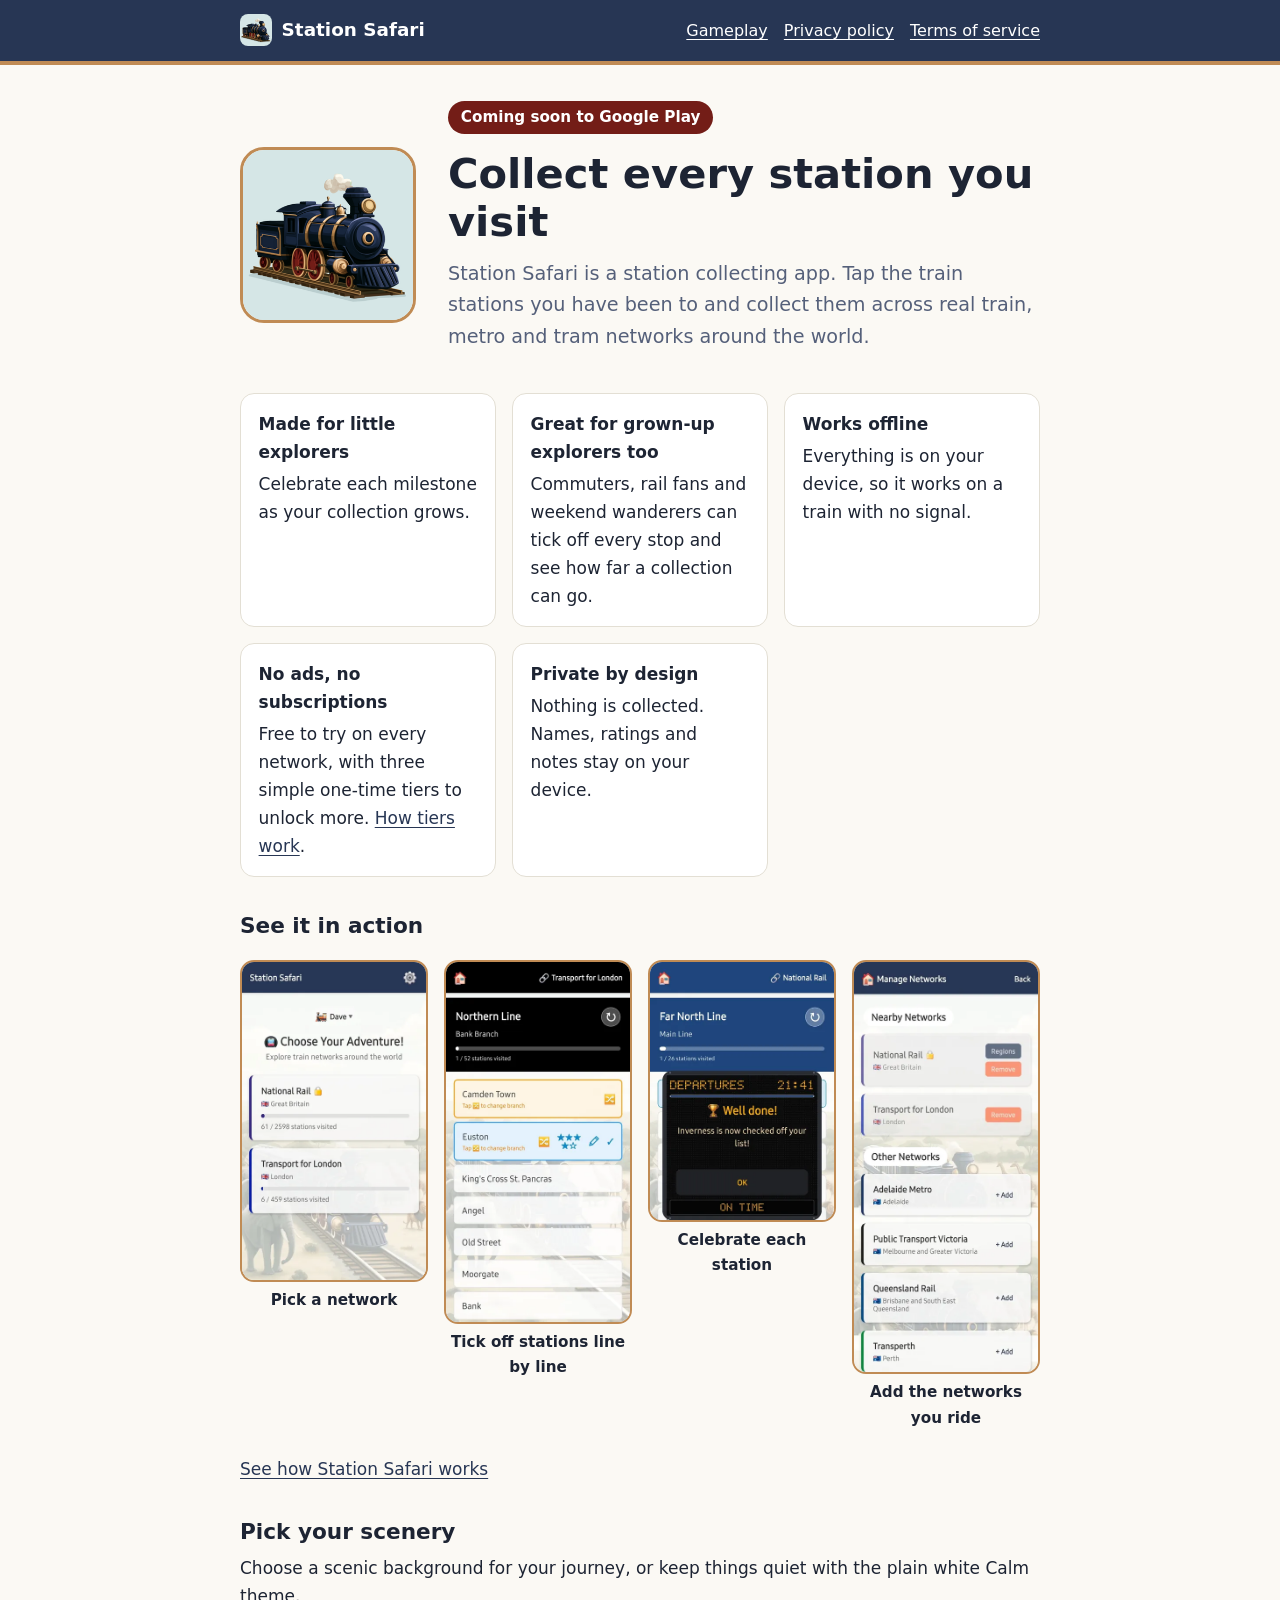
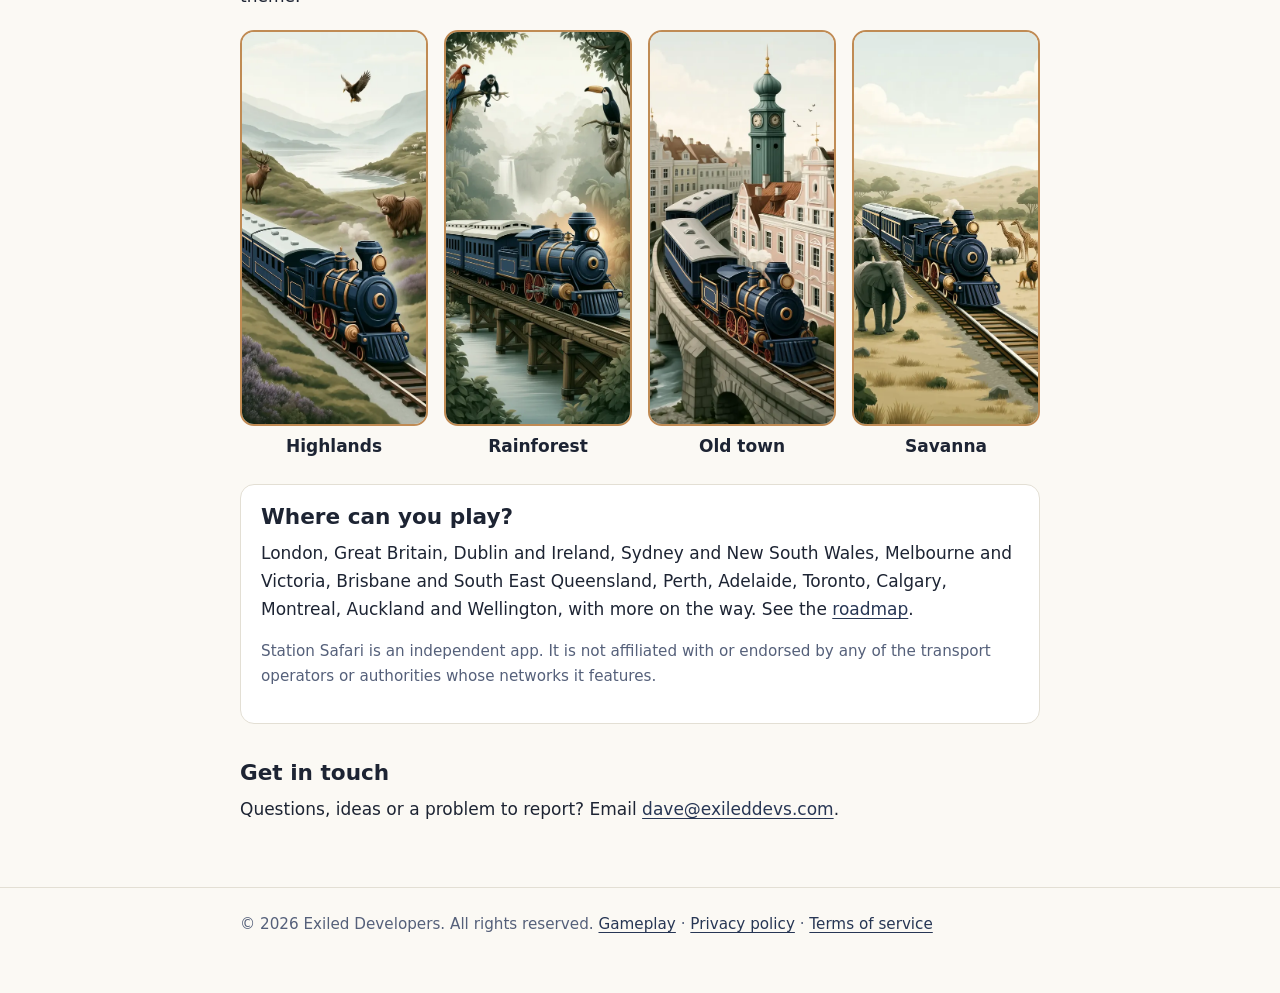
<file: index.html>
<!doctype html>
<html lang="en-AU">
<head>
<meta charset="utf-8">
<meta name="viewport" content="width=device-width, initial-scale=1">
<title>Station Safari</title>
<meta name="description" content="Station Safari is an offline app for collecting the train stations you visit, across real train, metro and tram networks. No ads, no subscriptions, no data collection.">
<meta name="theme-color" content="#273654">
<link rel="icon" type="image/png" href="/images/favicon.png">
<link rel="apple-touch-icon" href="/images/apple-touch-icon.png">
<link rel="stylesheet" href="/style.css">
</head>
<body>
<header class="site">
    <div class="wrap">
        <a class="brand" href="/"><img src="/images/favicon.png" alt="" width="32" height="32">Station Safari</a>
        <nav aria-label="Main"><a href="/gameplay/">Gameplay</a><a href="/privacy/">Privacy policy</a><a href="/terms/">Terms of service</a></nav>
    </div>
</header>
<main>
<div class="wrap">
    <section class="hero">
        <img class="logo" src="/images/logo.png" alt="A navy blue steam train with gold bands and red wheels" width="320" height="320">
        <div>
            <p><span class="badge">Coming soon to Google Play</span></p>
            <h1>Collect every station you visit</h1>
            <p class="lead">Station Safari is a station collecting app. Tap the train stations you have been to and collect them across real train, metro and tram networks around the world.</p>
        </div>
    </section>

    <ul class="grid">
        <li><strong>Made for little explorers</strong>Celebrate each milestone as your collection grows.</li>
        <li><strong>Great for grown-up explorers too</strong>Commuters, rail fans and weekend wanderers can tick off every stop and see how far a collection can go.</li>
        <li><strong>Works offline</strong>Everything is on your device, so it works on a train with no signal.</li>
        <li><strong>No ads, no subscriptions</strong>Free to try on every network, with three simple one-time tiers to unlock more. <a href="/gameplay/#tiers">How tiers work</a>.</li>
        <li><strong>Private by design</strong>Nothing is collected. Names, ratings and notes stay on your device.</li>
    </ul>

    <h2>See it in action</h2>
    <ul class="shots">
        <li><img src="/images/shot-home.webp" alt="The home screen, Choose Your Adventure, with National Rail and Transport for London cards showing progress bars" width="420" height="724" loading="lazy"><span>Pick a network</span></li>
        <li><img src="/images/shot-line.webp" alt="The Northern Line station list with some stations ticked, star ratings and a progress bar" width="420" height="820" loading="lazy"><span>Tick off stations line by line</span></li>
        <li><img src="/images/shot-departures.webp" alt="A departures board style celebration saying Well done, Inverness is now checked off your list" width="420" height="587" loading="lazy"><span>Celebrate each station</span></li>
        <li><img src="/images/shot-networks.webp" alt="The Manage Networks screen with National Rail and Transport for London added at the top, and Adelaide Metro, Public Transport Victoria, Queensland Rail and Transperth listed to add" width="420" height="935" loading="lazy"><span>Add the networks you ride</span></li>
    </ul>
    <p><a href="/gameplay/">See how Station Safari works</a></p>

    <h2>Pick your scenery</h2>
    <p>Choose a scenic background for your journey, or keep things quiet with the plain white Calm theme.</p>
    <ul class="themes">
        <li><img src="/images/theme-highlands.webp" alt="A steam train passing a stag, a highland cow and an eagle in a misty glen" width="480" height="1011" loading="lazy"><span>Highlands</span></li>
        <li><img src="/images/theme-rainforest.webp" alt="A steam train crossing a wooden bridge in a rainforest with a parrot, a monkey, a toucan and a sloth" width="480" height="1011" loading="lazy"><span>Rainforest</span></li>
        <li><img src="/images/theme-old-town.webp" alt="A steam train crossing a stone bridge past pastel buildings and a green clock tower" width="480" height="1011" loading="lazy"><span>Old town</span></li>
        <li><img src="/images/theme-savanna.webp" alt="A steam train on the savanna with elephants, giraffes, a rhino and a lion" width="480" height="1011" loading="lazy"><span>Savanna</span></li>
    </ul>

    <div class="card">
        <h2>Where can you play?</h2>
        <p>London, Great Britain, Dublin and Ireland, Sydney and New South Wales, Melbourne and Victoria, Brisbane and South East Queensland, Perth, Adelaide, Toronto, Calgary, Montreal, Auckland and Wellington, with more on the way. See the <a href="/gameplay/#roadmap">roadmap</a>.</p>
        <p class="small">Station Safari is an independent app. It is not affiliated with or endorsed by any of the transport operators or authorities whose networks it features.</p>
    </div>

    <h2>Get in touch</h2>
    <p>Questions, ideas or a problem to report? Email <a href="mailto:dave@exileddevs.com">dave@exileddevs.com</a>.</p>
</div>
</main>
<footer class="site">
    <div class="wrap">
        <p>&copy; 2026 Exiled Developers. All rights reserved. <a href="/gameplay/">Gameplay</a> &middot; <a href="/privacy/">Privacy policy</a> &middot; <a href="/terms/">Terms of service</a></p>
    </div>
</footer>
</body>
</html>
</file>
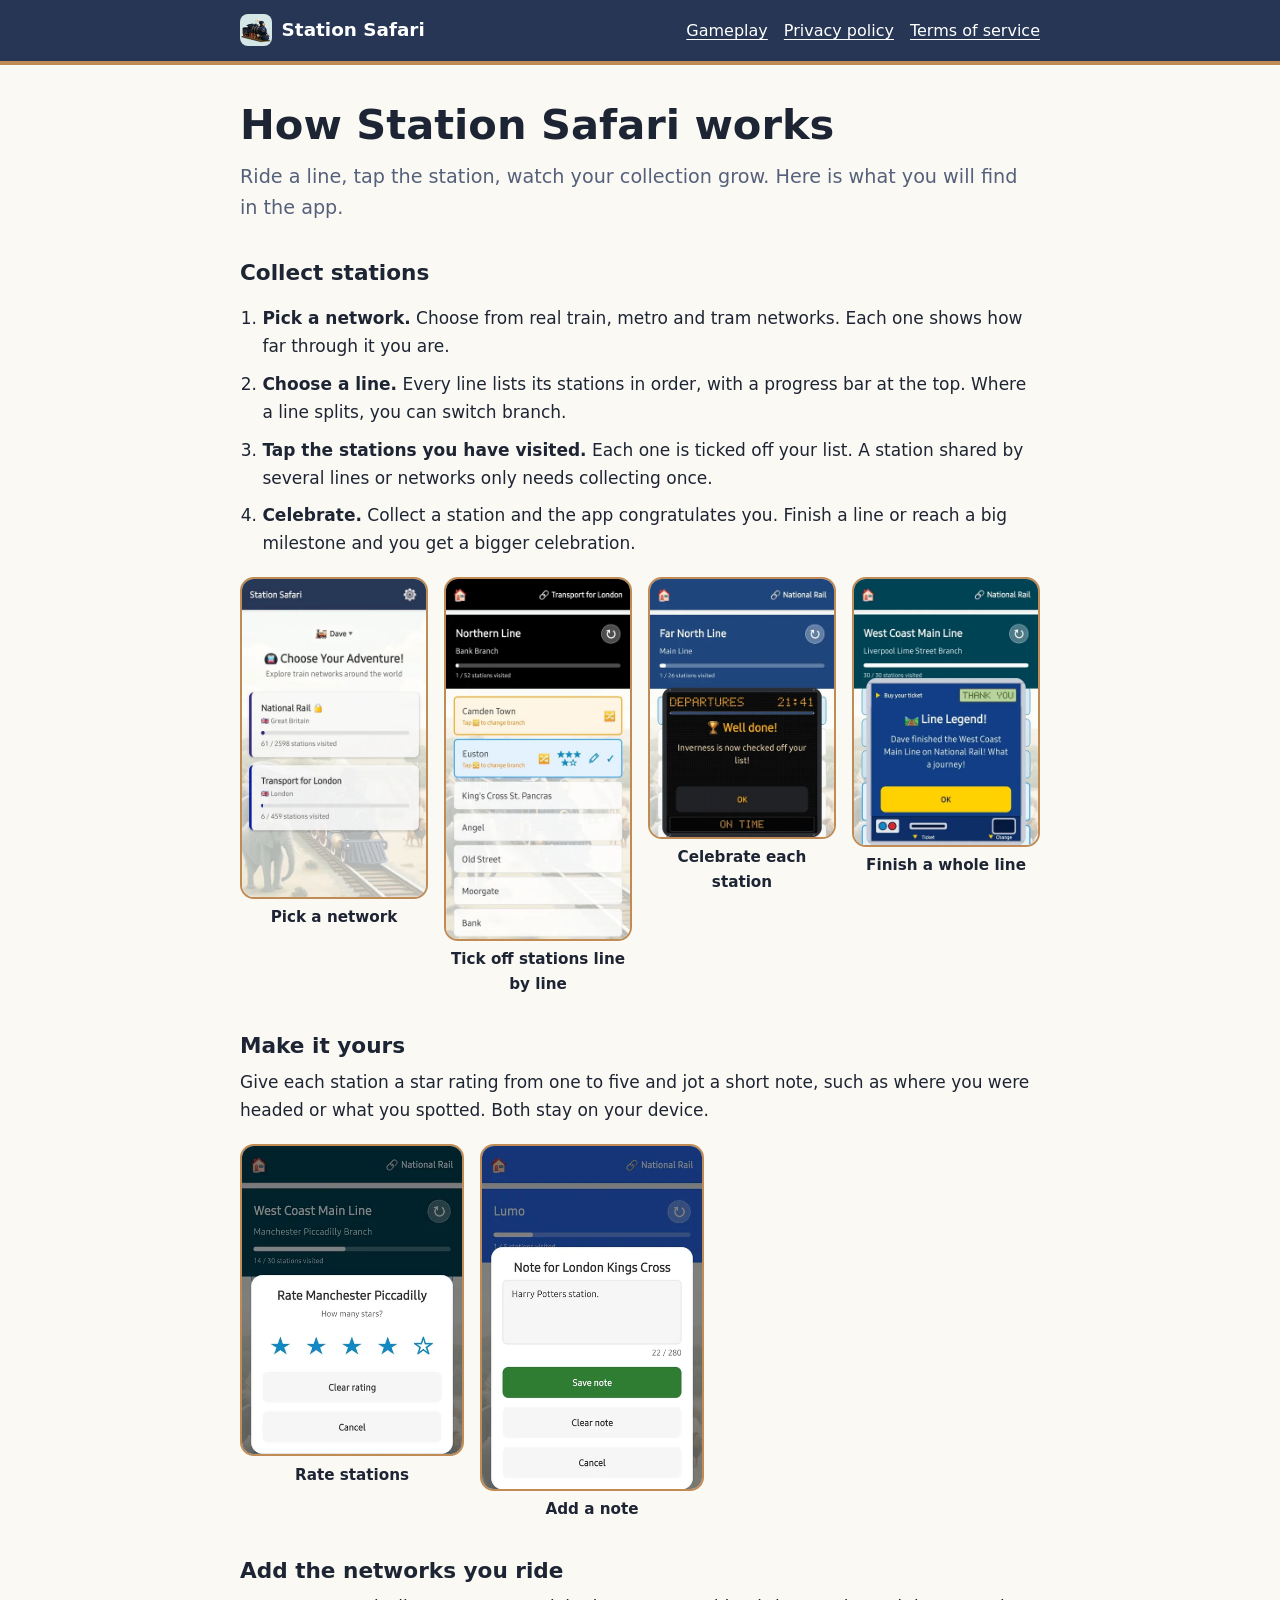
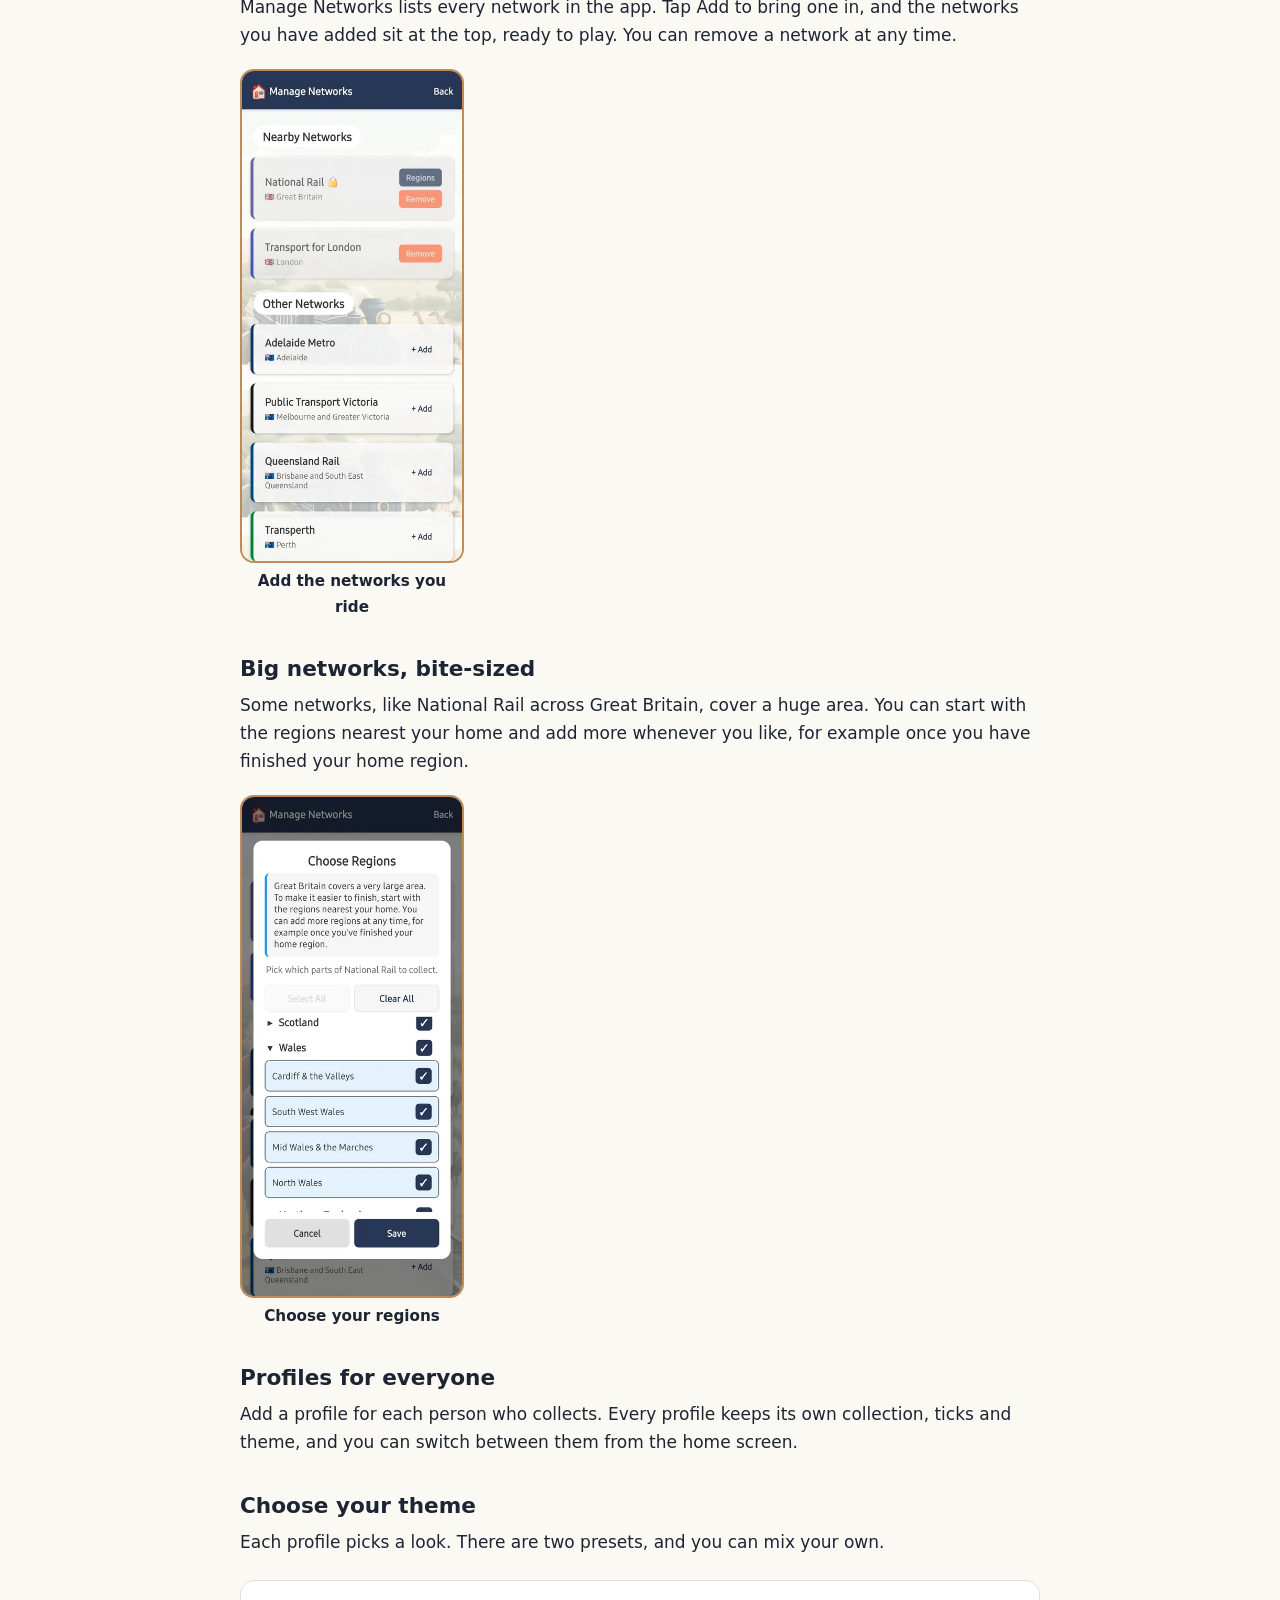
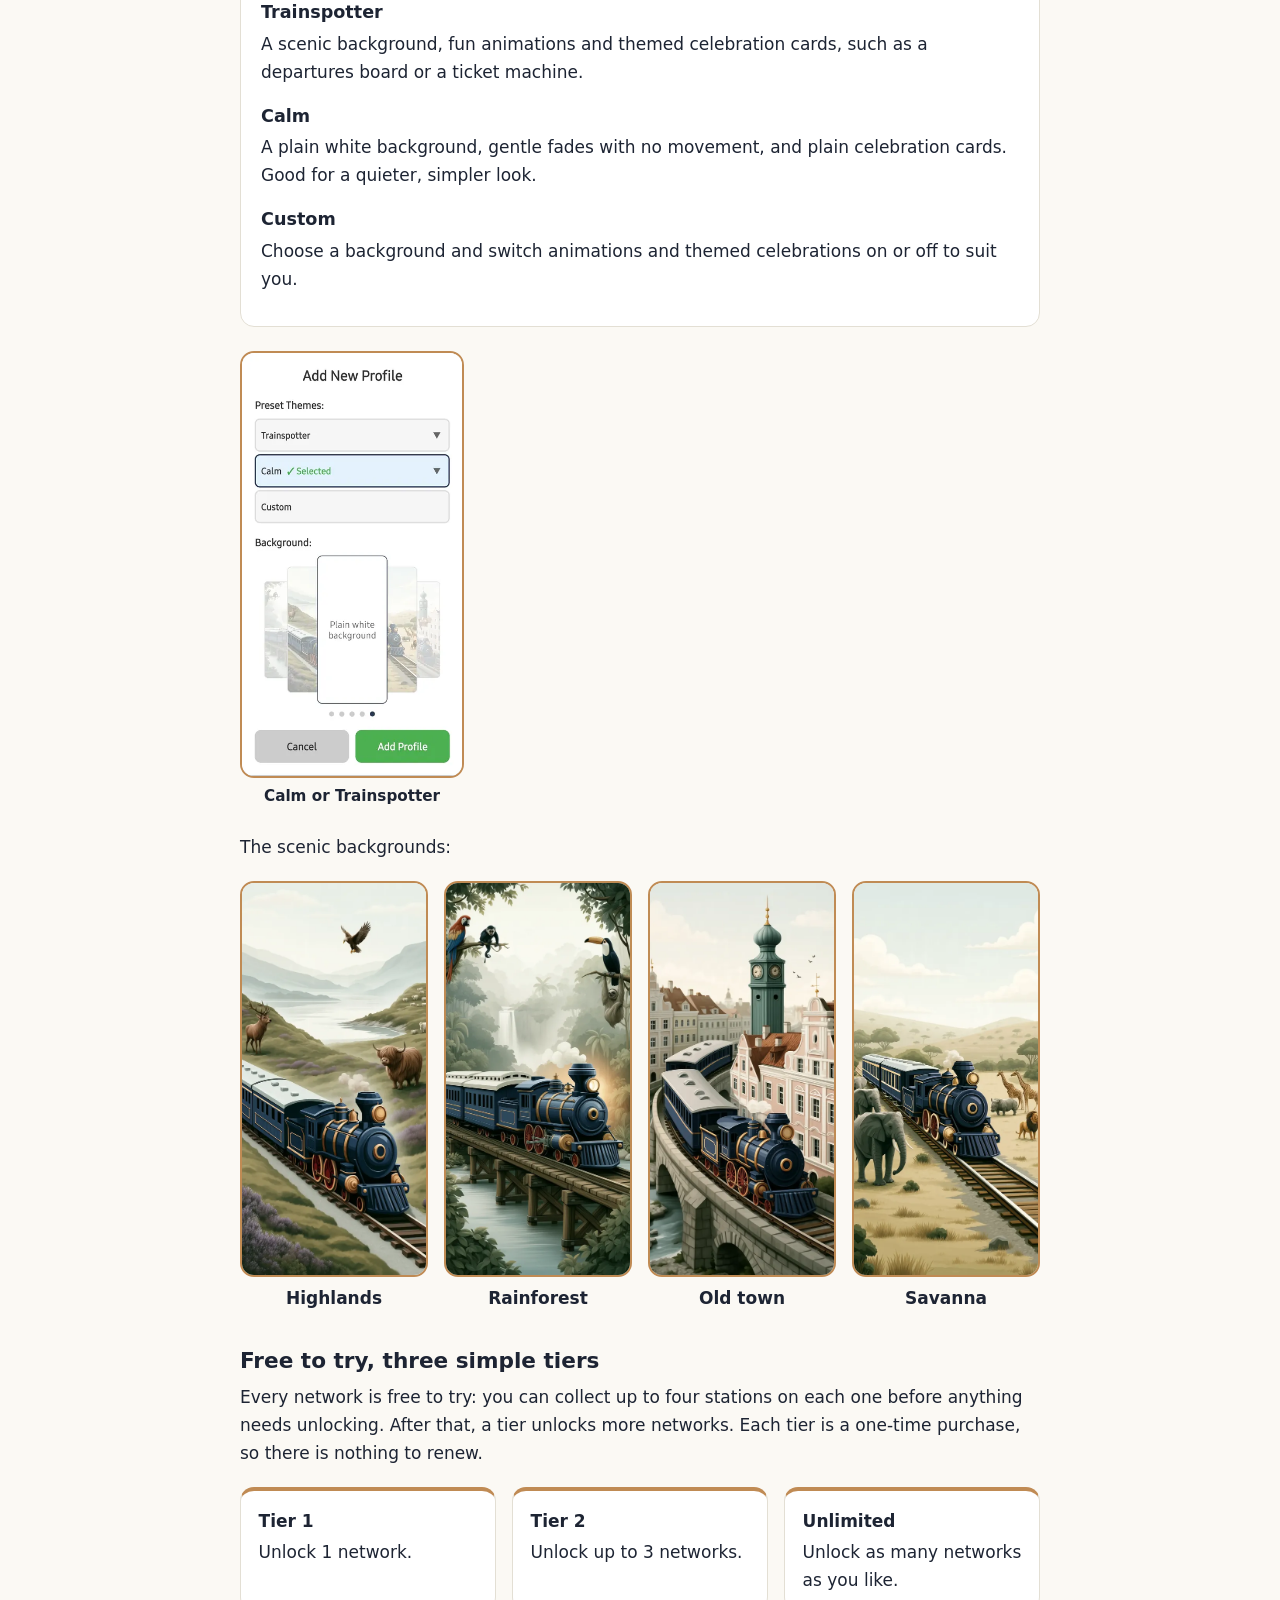
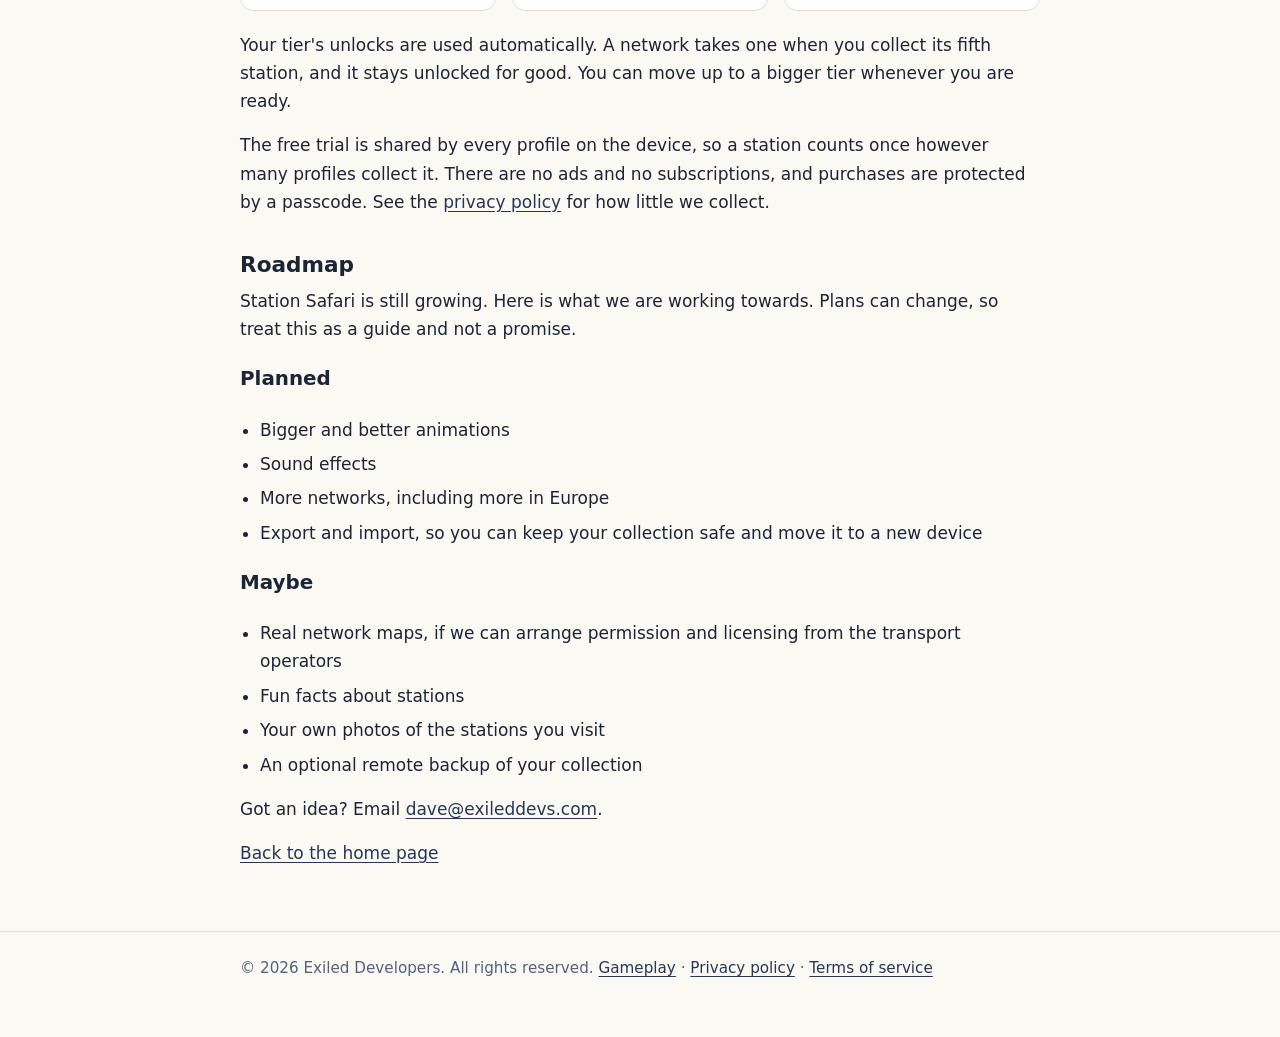
<file: gameplay/index.html>
<!doctype html>
<html lang="en-AU">
<head>
<meta charset="utf-8">
<meta name="viewport" content="width=device-width, initial-scale=1">
<title>Gameplay - Station Safari</title>
<meta name="description" content="How Station Safari works: pick a network, tap the stations you have visited, celebrate milestones, and choose a Trainspotter or Calm theme.">
<meta name="theme-color" content="#273654">
<link rel="icon" type="image/png" href="/images/favicon.png">
<link rel="apple-touch-icon" href="/images/apple-touch-icon.png">
<link rel="stylesheet" href="/style.css">
</head>
<body>
<header class="site">
    <div class="wrap">
        <a class="brand" href="/"><img src="/images/favicon.png" alt="" width="32" height="32">Station Safari</a>
        <nav aria-label="Main"><a href="/gameplay/">Gameplay</a><a href="/privacy/">Privacy policy</a><a href="/terms/">Terms of service</a></nav>
    </div>
</header>
<main>
<div class="wrap">
    <h1>How Station Safari works</h1>
    <p class="lead">Ride a line, tap the station, watch your collection grow. Here is what you will find in the app.</p>

    <h2>Collect stations</h2>
    <ol class="steps">
        <li><strong>Pick a network.</strong> Choose from real train, metro and tram networks. Each one shows how far through it you are.</li>
        <li><strong>Choose a line.</strong> Every line lists its stations in order, with a progress bar at the top. Where a line splits, you can switch branch.</li>
        <li><strong>Tap the stations you have visited.</strong> Each one is ticked off your list. A station shared by several lines or networks only needs collecting once.</li>
        <li><strong>Celebrate.</strong> Collect a station and the app congratulates you. Finish a line or reach a big milestone and you get a bigger celebration.</li>
    </ol>
    <ul class="shots">
        <li><img src="/images/shot-home.webp" alt="The home screen, Choose Your Adventure, with National Rail and Transport for London cards showing progress bars" width="420" height="724" loading="lazy"><span>Pick a network</span></li>
        <li><img src="/images/shot-line.webp" alt="The Northern Line station list with some stations ticked, star ratings and a progress bar" width="420" height="820" loading="lazy"><span>Tick off stations line by line</span></li>
        <li><img src="/images/shot-departures.webp" alt="A departures board style celebration saying Well done, Inverness is now checked off your list" width="420" height="587" loading="lazy"><span>Celebrate each station</span></li>
        <li><img src="/images/shot-ticket-machine.webp" alt="A ticket machine style celebration saying Line Legend after finishing a whole line" width="420" height="606" loading="lazy"><span>Finish a whole line</span></li>
    </ul>

    <h2>Make it yours</h2>
    <p>Give each station a star rating from one to five and jot a short note, such as where you were headed or what you spotted. Both stay on your device.</p>
    <ul class="shots two">
        <li><img src="/images/shot-rating.webp" alt="A star rating pop-up for Manchester Piccadilly with four of five stars chosen" width="420" height="588" loading="lazy"><span>Rate stations</span></li>
        <li><img src="/images/shot-note.webp" alt="A note pop-up for London Kings Cross with a short note typed in" width="420" height="653" loading="lazy"><span>Add a note</span></li>
    </ul>

    <h2>Add the networks you ride</h2>
    <p>Manage Networks lists every network in the app. Tap Add to bring one in, and the networks you have added sit at the top, ready to play. You can remove a network at any time.</p>
    <ul class="shots one">
        <li><img src="/images/shot-networks.webp" alt="The Manage Networks screen with National Rail and Transport for London added at the top, and Adelaide Metro, Public Transport Victoria, Queensland Rail and Transperth listed to add" width="420" height="935" loading="lazy"><span>Add the networks you ride</span></li>
    </ul>

    <h2>Big networks, bite-sized</h2>
    <p>Some networks, like National Rail across Great Britain, cover a huge area. You can start with the regions nearest your home and add more whenever you like, for example once you have finished your home region.</p>
    <ul class="shots one">
        <li><img src="/images/shot-regions.webp" alt="The Choose Regions pop-up for National Rail with Wales regions ticked" width="420" height="952" loading="lazy"><span>Choose your regions</span></li>
    </ul>

    <h2>Profiles for everyone</h2>
    <p>Add a profile for each person who collects. Every profile keeps its own collection, ticks and theme, and you can switch between them from the home screen.</p>

    <h2>Choose your theme</h2>
    <p>Each profile picks a look. There are two presets, and you can mix your own.</p>
    <div class="card">
        <h3>Trainspotter</h3>
        <p>A scenic background, fun animations and themed celebration cards, such as a departures board or a ticket machine.</p>
        <h3>Calm</h3>
        <p>A plain white background, gentle fades with no movement, and plain celebration cards. Good for a quieter, simpler look.</p>
        <h3>Custom</h3>
        <p>Choose a background and switch animations and themed celebrations on or off to suit you.</p>
    </div>
    <ul class="shots one">
        <li><img src="/images/shot-calm-profile.webp" alt="The profile theme picker with the Calm preset selected and a plain white background in the carousel" width="420" height="806" loading="lazy"><span>Calm or Trainspotter</span></li>
    </ul>
    <p>The scenic backgrounds:</p>
    <ul class="themes">
        <li><img src="/images/theme-highlands.webp" alt="A steam train passing a stag, a highland cow and an eagle in a misty glen" width="480" height="1011" loading="lazy"><span>Highlands</span></li>
        <li><img src="/images/theme-rainforest.webp" alt="A steam train crossing a wooden bridge in a rainforest with a parrot, a monkey, a toucan and a sloth" width="480" height="1011" loading="lazy"><span>Rainforest</span></li>
        <li><img src="/images/theme-old-town.webp" alt="A steam train crossing a stone bridge past pastel buildings and a green clock tower" width="480" height="1011" loading="lazy"><span>Old town</span></li>
        <li><img src="/images/theme-savanna.webp" alt="A steam train on the savanna with elephants, giraffes, a rhino and a lion" width="480" height="1011" loading="lazy"><span>Savanna</span></li>
    </ul>

    <h2 id="tiers">Free to try, three simple tiers</h2>
    <p>Every network is free to try: you can collect up to four stations on each one before anything needs unlocking. After that, a tier unlocks more networks. Each tier is a one-time purchase, so there is nothing to renew.</p>
    <ul class="tiers">
        <li><strong>Tier 1</strong>Unlock 1 network.</li>
        <li><strong>Tier 2</strong>Unlock up to 3 networks.</li>
        <li><strong>Unlimited</strong>Unlock as many networks as you like.</li>
    </ul>
    <p>Your tier's unlocks are used automatically. A network takes one when you collect its fifth station, and it stays unlocked for good. You can move up to a bigger tier whenever you are ready.</p>
    <p>The free trial is shared by every profile on the device, so a station counts once however many profiles collect it. There are no ads and no subscriptions, and purchases are protected by a passcode. See the <a href="/privacy/">privacy policy</a> for how little we collect.</p>

    <h2 id="roadmap">Roadmap</h2>
    <p>Station Safari is still growing. Here is what we are working towards. Plans can change, so treat this as a guide and not a promise.</p>
    <h3>Planned</h3>
    <ul>
        <li>Bigger and better animations</li>
        <li>Sound effects</li>
        <li>More networks, including more in Europe</li>
        <li>Export and import, so you can keep your collection safe and move it to a new device</li>
    </ul>
    <h3>Maybe</h3>
    <ul>
        <li>Real network maps, if we can arrange permission and licensing from the transport operators</li>
        <li>Fun facts about stations</li>
        <li>Your own photos of the stations you visit</li>
        <li>An optional remote backup of your collection</li>
    </ul>
    <p>Got an idea? Email <a href="mailto:dave@exileddevs.com">dave@exileddevs.com</a>.</p>

    <p><a href="/">Back to the home page</a></p>
</div>
</main>
<footer class="site">
    <div class="wrap">
        <p>&copy; 2026 Exiled Developers. All rights reserved. <a href="/gameplay/">Gameplay</a> &middot; <a href="/privacy/">Privacy policy</a> &middot; <a href="/terms/">Terms of service</a></p>
    </div>
</footer>
</body>
</html>
</file>
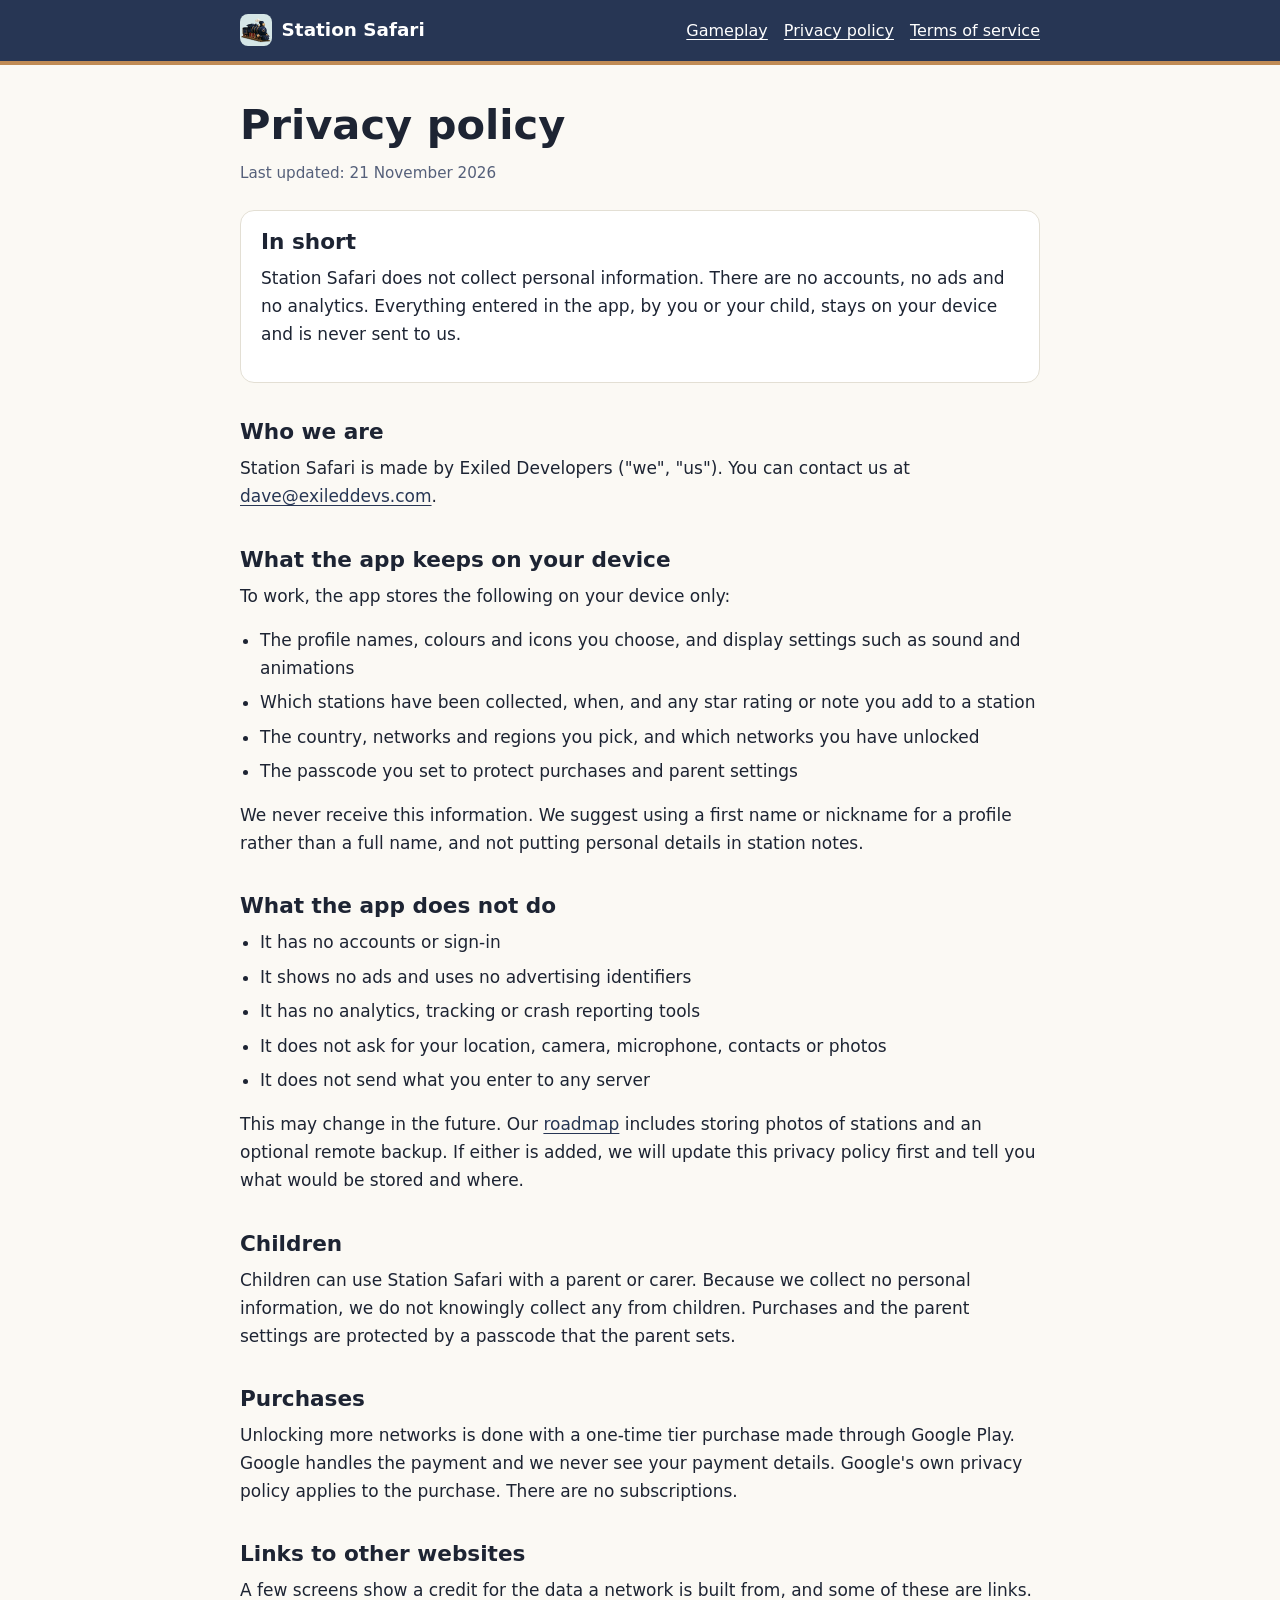
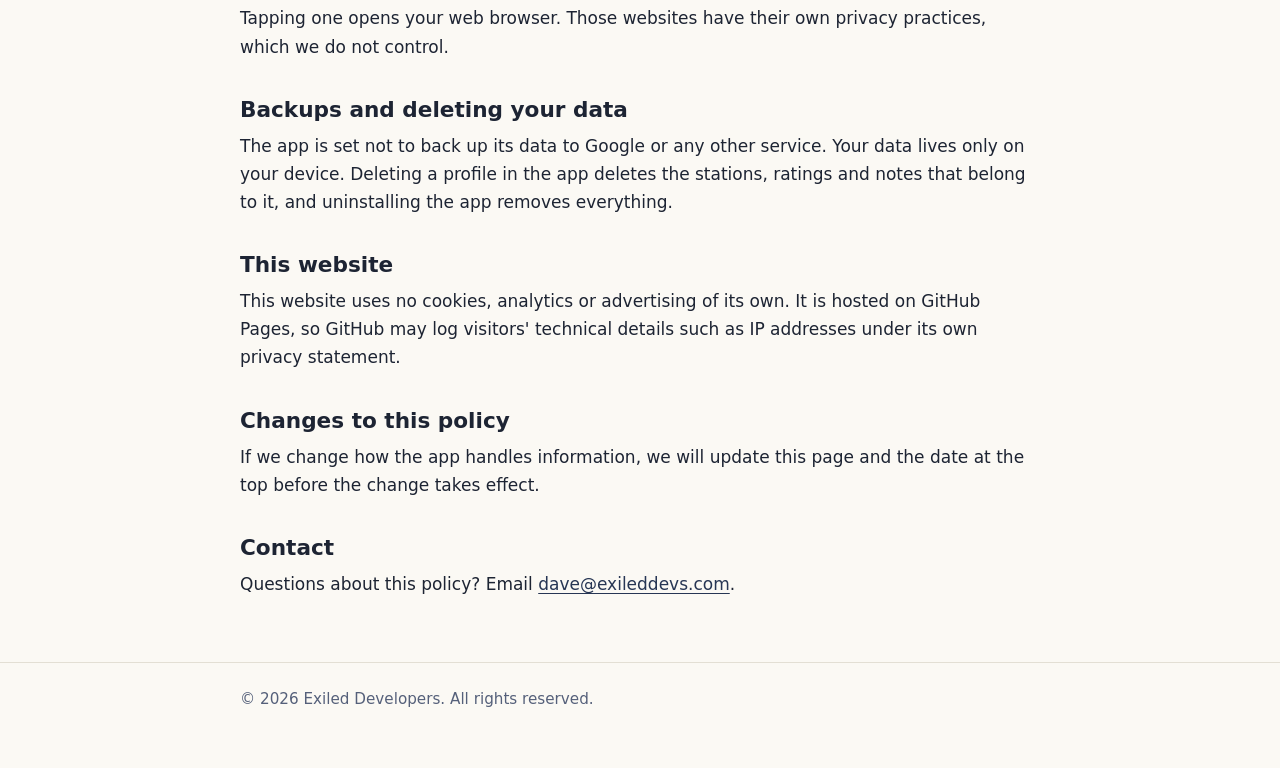
<file: privacy/index.html>
<!doctype html>
<html lang="en-AU">
<head>
<meta charset="utf-8">
<meta name="viewport" content="width=device-width, initial-scale=1">
<title>Privacy policy | Station Safari</title>
<meta name="description" content="The privacy policy for Station Safari, a train station collecting app. We collect no personal information.">
<meta name="theme-color" content="#273654">
<link rel="icon" type="image/png" href="/images/favicon.png">
<link rel="apple-touch-icon" href="/images/apple-touch-icon.png">
<link rel="stylesheet" href="/style.css">
</head>
<body>
<header class="site">
    <div class="wrap">
        <a class="brand" href="/"><img src="/images/favicon.png" alt="" width="32" height="32">Station Safari</a>
        <nav aria-label="Main"><a href="/gameplay/">Gameplay</a><a href="/privacy/">Privacy policy</a><a href="/terms/">Terms of service</a></nav>
    </div>
</header>
<main>
<div class="wrap">
    <h1>Privacy policy</h1>
    <p class="small">Last updated: 21 November 2026</p>

    <div class="card">
        <h2>In short</h2>
        <p>Station Safari does not collect personal information. There are no accounts, no ads and no analytics. Everything entered in the app, by you or your child, stays on your device and is never sent to us.</p>
    </div>

    <h2>Who we are</h2>
    <p>Station Safari is made by Exiled Developers ("we", "us"). You can contact us at <a href="mailto:dave@exileddevs.com">dave@exileddevs.com</a>.</p>

    <h2>What the app keeps on your device</h2>
    <p>To work, the app stores the following on your device only:</p>
    <ul>
        <li>The profile names, colours and icons you choose, and display settings such as sound and animations</li>
        <li>Which stations have been collected, when, and any star rating or note you add to a station</li>
        <li>The country, networks and regions you pick, and which networks you have unlocked</li>
        <li>The passcode you set to protect purchases and parent settings</li>
    </ul>
    <p>We never receive this information. We suggest using a first name or nickname for a profile rather than a full name, and not putting personal details in station notes.</p>

    <h2>What the app does not do</h2>
    <ul>
        <li>It has no accounts or sign-in</li>
        <li>It shows no ads and uses no advertising identifiers</li>
        <li>It has no analytics, tracking or crash reporting tools</li>
        <li>It does not ask for your location, camera, microphone, contacts or photos</li>
        <li>It does not send what you enter to any server</li>
    </ul>
    <p>This may change in the future. Our <a href="/gameplay/#roadmap">roadmap</a> includes storing photos of stations and an optional remote backup. If either is added, we will update this privacy policy first and tell you what would be stored and where.</p>

    <h2>Children</h2>
    <p>Children can use Station Safari with a parent or carer. Because we collect no personal information, we do not knowingly collect any from children. Purchases and the parent settings are protected by a passcode that the parent sets.</p>

    <h2>Purchases</h2>
    <p>Unlocking more networks is done with a one-time tier purchase made through Google Play. Google handles the payment and we never see your payment details. Google's own privacy policy applies to the purchase. There are no subscriptions.</p>

    <h2>Links to other websites</h2>
    <p>A few screens show a credit for the data a network is built from, and some of these are links. Tapping one opens your web browser. Those websites have their own privacy practices, which we do not control.</p>

    <h2>Backups and deleting your data</h2>
    <p>The app is set not to back up its data to Google or any other service. Your data lives only on your device. Deleting a profile in the app deletes the stations, ratings and notes that belong to it, and uninstalling the app removes everything.</p>

    <h2>This website</h2>
    <p>This website uses no cookies, analytics or advertising of its own. It is hosted on GitHub Pages, so GitHub may log visitors' technical details such as IP addresses under its own privacy statement.</p>

    <h2>Changes to this policy</h2>
    <p>If we change how the app handles information, we will update this page and the date at the top before the change takes effect.</p>

    <h2>Contact</h2>
    <p>Questions about this policy? Email <a href="mailto:dave@exileddevs.com">dave@exileddevs.com</a>.</p>
</div>
</main>
<footer class="site">
    <div class="wrap">
        <p>&copy; 2026 Exiled Developers. All rights reserved.</p>
    </div>
</footer>
</body>
</html>
</file>
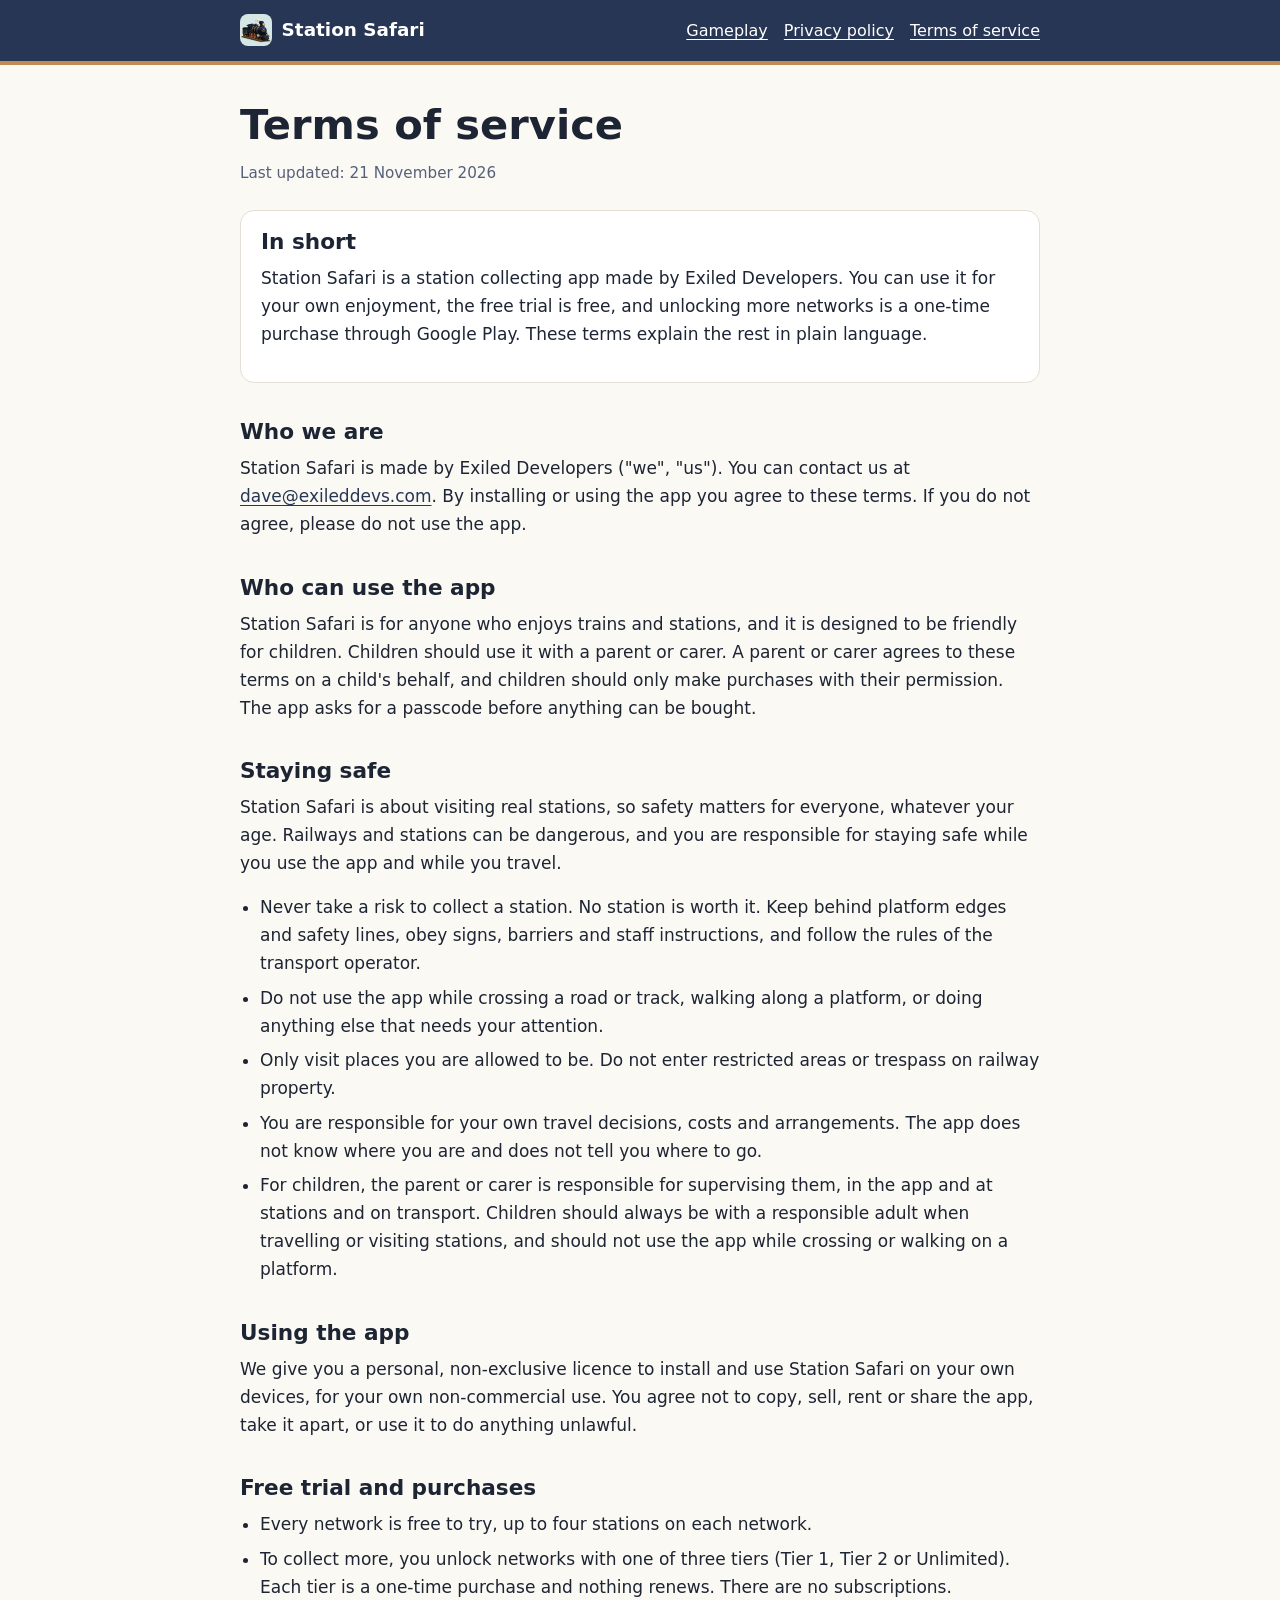
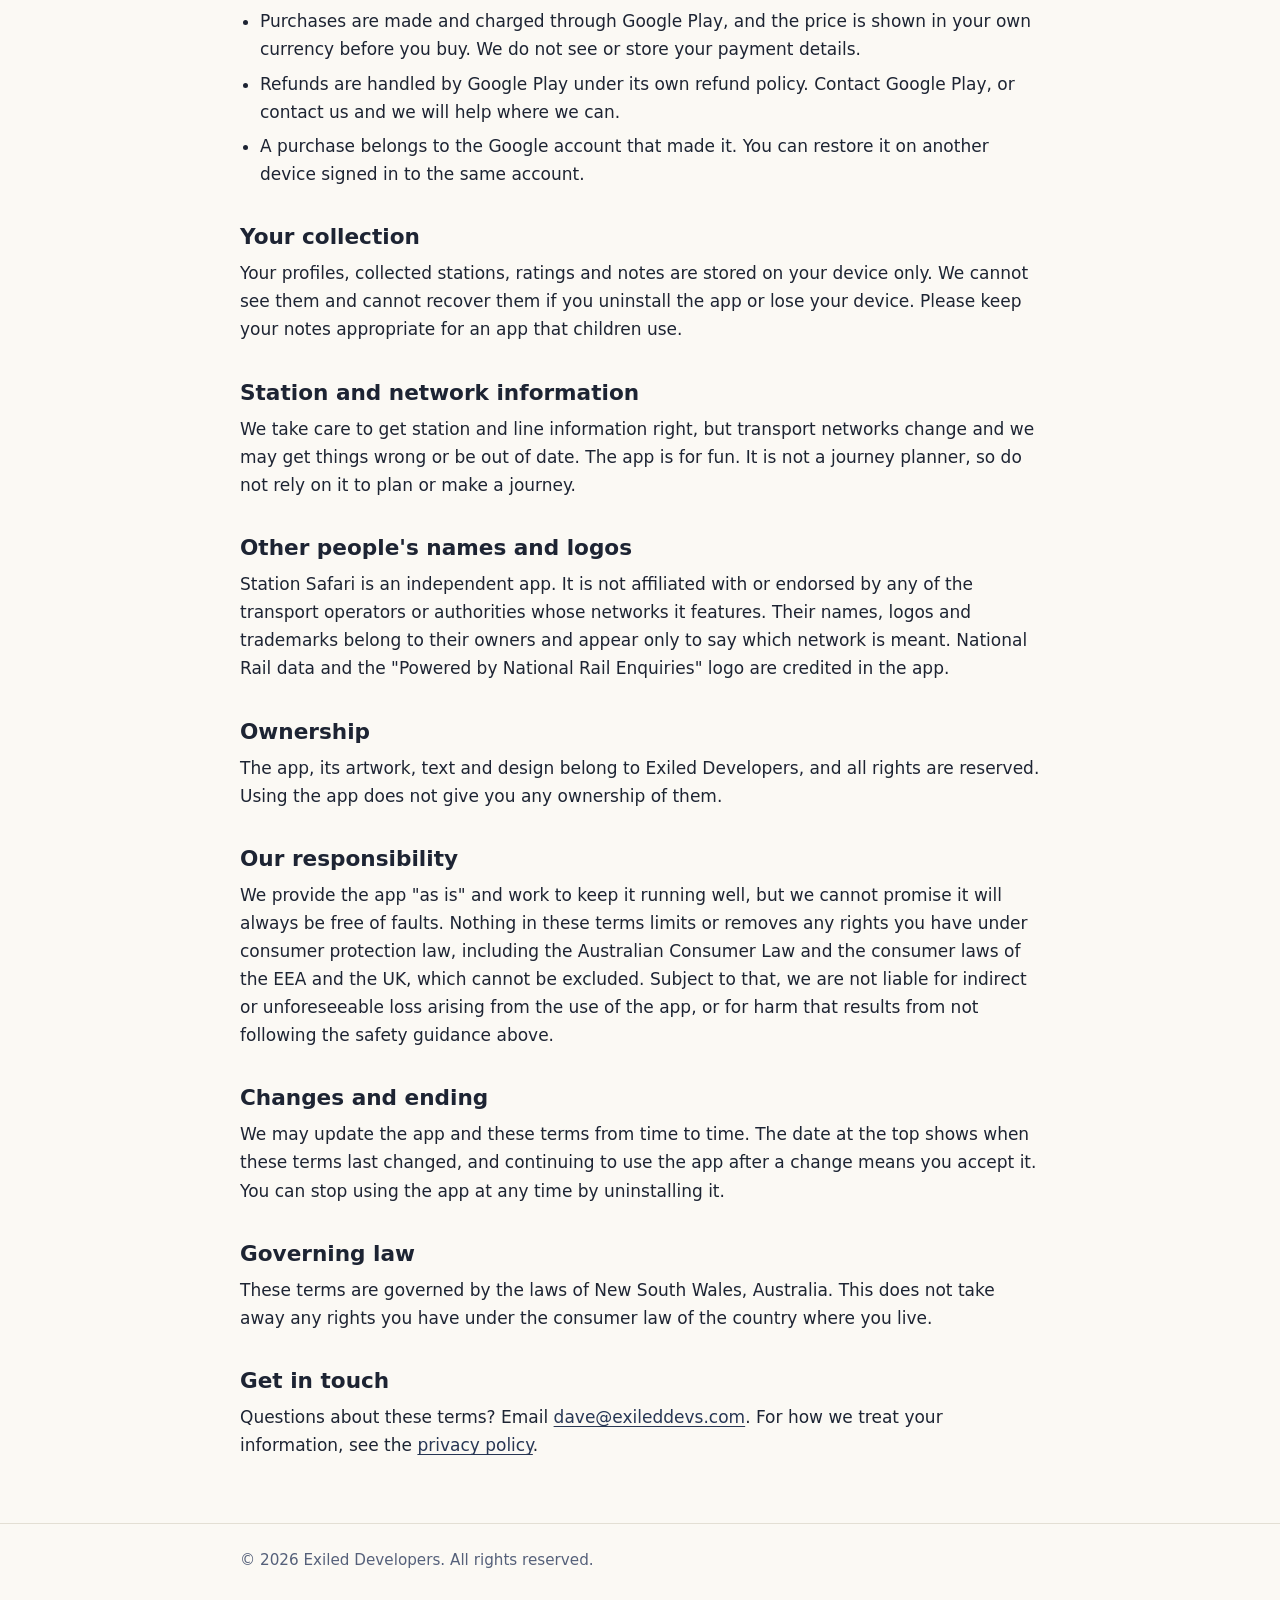
<file: terms/index.html>
<!doctype html>
<html lang="en-AU">
<head>
<meta charset="utf-8">
<meta name="viewport" content="width=device-width, initial-scale=1">
<title>Terms of service | Station Safari</title>
<meta name="description" content="The terms of service for Station Safari, a train station collecting app.">
<meta name="theme-color" content="#273654">
<link rel="icon" type="image/png" href="/images/favicon.png">
<link rel="apple-touch-icon" href="/images/apple-touch-icon.png">
<link rel="stylesheet" href="/style.css">
</head>
<body>
<header class="site">
    <div class="wrap">
        <a class="brand" href="/"><img src="/images/favicon.png" alt="" width="32" height="32">Station Safari</a>
        <nav aria-label="Main"><a href="/gameplay/">Gameplay</a><a href="/privacy/">Privacy policy</a><a href="/terms/">Terms of service</a></nav>
    </div>
</header>
<main>
<div class="wrap">
    <h1>Terms of service</h1>
    <p class="small">Last updated: 21 November 2026</p>

    <div class="card">
        <h2>In short</h2>
        <p>Station Safari is a station collecting app made by Exiled Developers. You can use it for your own enjoyment, the free trial is free, and unlocking more networks is a one-time purchase through Google Play. These terms explain the rest in plain language.</p>
    </div>

    <h2>Who we are</h2>
    <p>Station Safari is made by Exiled Developers ("we", "us"). You can contact us at <a href="mailto:dave@exileddevs.com">dave@exileddevs.com</a>. By installing or using the app you agree to these terms. If you do not agree, please do not use the app.</p>

    <h2>Who can use the app</h2>
    <p>Station Safari is for anyone who enjoys trains and stations, and it is designed to be friendly for children. Children should use it with a parent or carer. A parent or carer agrees to these terms on a child's behalf, and children should only make purchases with their permission. The app asks for a passcode before anything can be bought.</p>

    <h2>Staying safe</h2>
    <p>Station Safari is about visiting real stations, so safety matters for everyone, whatever your age. Railways and stations can be dangerous, and you are responsible for staying safe while you use the app and while you travel.</p>
    <ul>
        <li>Never take a risk to collect a station. No station is worth it. Keep behind platform edges and safety lines, obey signs, barriers and staff instructions, and follow the rules of the transport operator.</li>
        <li>Do not use the app while crossing a road or track, walking along a platform, or doing anything else that needs your attention.</li>
        <li>Only visit places you are allowed to be. Do not enter restricted areas or trespass on railway property.</li>
        <li>You are responsible for your own travel decisions, costs and arrangements. The app does not know where you are and does not tell you where to go.</li>
        <li>For children, the parent or carer is responsible for supervising them, in the app and at stations and on transport. Children should always be with a responsible adult when travelling or visiting stations, and should not use the app while crossing or walking on a platform.</li>
    </ul>

    <h2>Using the app</h2>
    <p>We give you a personal, non-exclusive licence to install and use Station Safari on your own devices, for your own non-commercial use. You agree not to copy, sell, rent or share the app, take it apart, or use it to do anything unlawful.</p>

    <h2>Free trial and purchases</h2>
    <ul>
        <li>Every network is free to try, up to four stations on each network.</li>
        <li>To collect more, you unlock networks with one of three tiers (Tier 1, Tier 2 or Unlimited). Each tier is a one-time purchase and nothing renews. There are no subscriptions.</li>
        <li>Purchases are made and charged through Google Play, and the price is shown in your own currency before you buy. We do not see or store your payment details.</li>
        <li>Refunds are handled by Google Play under its own refund policy. Contact Google Play, or contact us and we will help where we can.</li>
        <li>A purchase belongs to the Google account that made it. You can restore it on another device signed in to the same account.</li>
    </ul>

    <h2>Your collection</h2>
    <p>Your profiles, collected stations, ratings and notes are stored on your device only. We cannot see them and cannot recover them if you uninstall the app or lose your device. Please keep your notes appropriate for an app that children use.</p>

    <h2>Station and network information</h2>
    <p>We take care to get station and line information right, but transport networks change and we may get things wrong or be out of date. The app is for fun. It is not a journey planner, so do not rely on it to plan or make a journey.</p>

    <h2>Other people's names and logos</h2>
    <p>Station Safari is an independent app. It is not affiliated with or endorsed by any of the transport operators or authorities whose networks it features. Their names, logos and trademarks belong to their owners and appear only to say which network is meant. National Rail data and the "Powered by National Rail Enquiries" logo are credited in the app.</p>

    <h2>Ownership</h2>
    <p>The app, its artwork, text and design belong to Exiled Developers, and all rights are reserved. Using the app does not give you any ownership of them.</p>

    <h2>Our responsibility</h2>
    <p>We provide the app "as is" and work to keep it running well, but we cannot promise it will always be free of faults. Nothing in these terms limits or removes any rights you have under consumer protection law, including the Australian Consumer Law and the consumer laws of the EEA and the UK, which cannot be excluded. Subject to that, we are not liable for indirect or unforeseeable loss arising from the use of the app, or for harm that results from not following the safety guidance above.</p>

    <h2>Changes and ending</h2>
    <p>We may update the app and these terms from time to time. The date at the top shows when these terms last changed, and continuing to use the app after a change means you accept it. You can stop using the app at any time by uninstalling it.</p>

    <h2>Governing law</h2>
    <p>These terms are governed by the laws of New South Wales, Australia. This does not take away any rights you have under the consumer law of the country where you live.</p>

    <h2>Get in touch</h2>
    <p>Questions about these terms? Email <a href="mailto:dave@exileddevs.com">dave@exileddevs.com</a>. For how we treat your information, see the <a href="/privacy/">privacy policy</a>.</p>
</div>
</main>
<footer class="site">
    <div class="wrap">
        <p>&copy; 2026 Exiled Developers. All rights reserved.</p>
    </div>
</footer>
</body>
</html>
</file>
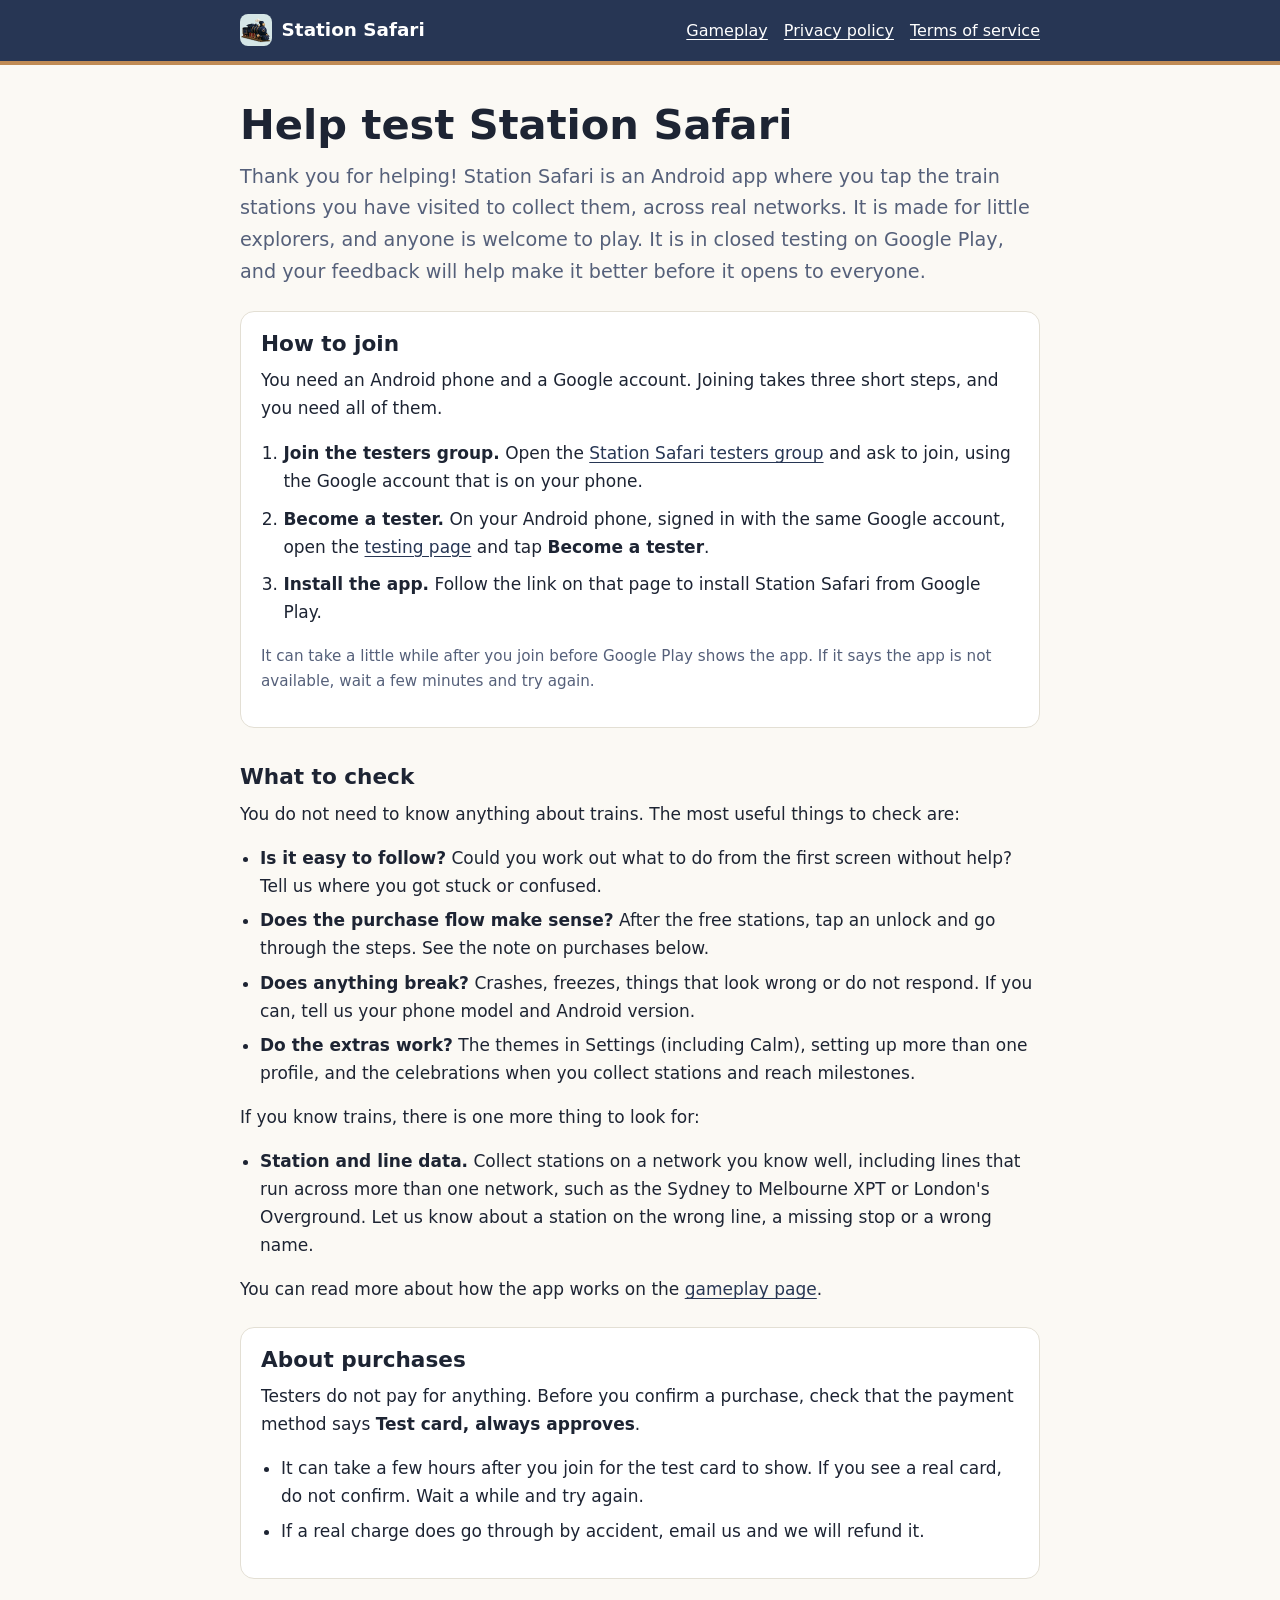
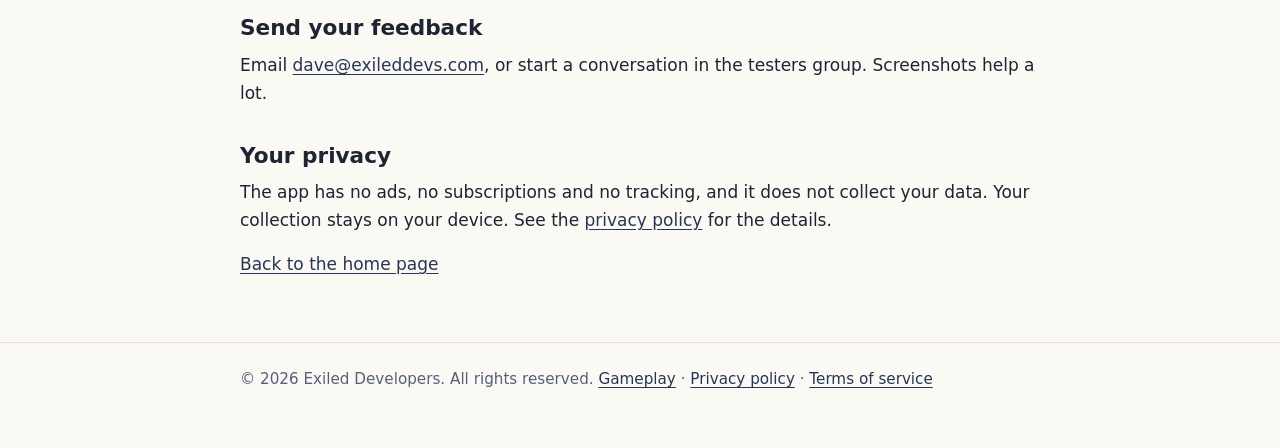
<file: test/index.html>
<!doctype html>
<html lang="en-AU">
<head>
<meta charset="utf-8">
<meta name="viewport" content="width=device-width, initial-scale=1">
<title>Help test Station Safari</title>
<meta name="description" content="Join the Station Safari closed test on Android and help check the gameplay, the purchase flow and the station data.">
<meta name="robots" content="noindex">
<meta name="theme-color" content="#273654">
<link rel="icon" type="image/png" href="/images/favicon.png">
<link rel="apple-touch-icon" href="/images/apple-touch-icon.png">
<link rel="stylesheet" href="/style.css">
</head>
<body>
<header class="site">
    <div class="wrap">
        <a class="brand" href="/"><img src="/images/favicon.png" alt="" width="32" height="32">Station Safari</a>
        <nav aria-label="Main"><a href="/gameplay/">Gameplay</a><a href="/privacy/">Privacy policy</a><a href="/terms/">Terms of service</a></nav>
    </div>
</header>
<main>
<div class="wrap">
    <h1>Help test Station Safari</h1>
    <p class="lead">Thank you for helping! Station Safari is an Android app where you tap the train stations you have visited to collect them, across real networks. It is made for little explorers, and anyone is welcome to play. It is in closed testing on Google Play, and your feedback will help make it better before it opens to everyone.</p>

    <div class="card">
        <h2>How to join</h2>
        <p>You need an Android phone and a Google account. Joining takes three short steps, and you need all of them.</p>
        <ol class="steps">
            <li><strong>Join the testers group.</strong> Open the <a href="https://groups.google.com/a/exileddevs.com/g/station-safari-testers">Station Safari testers group</a> and ask to join, using the Google account that is on your phone.</li>
            <li><strong>Become a tester.</strong> On your Android phone, signed in with the same Google account, open the <a href="https://play.google.com/apps/testing/com.stationsafari">testing page</a> and tap <strong>Become a tester</strong>.</li>
            <li><strong>Install the app.</strong> Follow the link on that page to install Station Safari from Google Play.</li>
        </ol>
        <p class="small">It can take a little while after you join before Google Play shows the app. If it says the app is not available, wait a few minutes and try again.</p>
    </div>

    <h2>What to check</h2>
    <p>You do not need to know anything about trains. The most useful things to check are:</p>
    <ul>
        <li><strong>Is it easy to follow?</strong> Could you work out what to do from the first screen without help? Tell us where you got stuck or confused.</li>
        <li><strong>Does the purchase flow make sense?</strong> After the free stations, tap an unlock and go through the steps. See the note on purchases below.</li>
        <li><strong>Does anything break?</strong> Crashes, freezes, things that look wrong or do not respond. If you can, tell us your phone model and Android version.</li>
        <li><strong>Do the extras work?</strong> The themes in Settings (including Calm), setting up more than one profile, and the celebrations when you collect stations and reach milestones.</li>
    </ul>
    <p>If you know trains, there is one more thing to look for:</p>
    <ul>
        <li><strong>Station and line data.</strong> Collect stations on a network you know well, including lines that run across more than one network, such as the Sydney to Melbourne XPT or London's Overground. Let us know about a station on the wrong line, a missing stop or a wrong name.</li>
    </ul>
    <p>You can read more about how the app works on the <a href="/gameplay/">gameplay page</a>.</p>

    <div class="card">
        <h2>About purchases</h2>
        <p>Testers do not pay for anything. Before you confirm a purchase, check that the payment method says <strong>Test card, always approves</strong>.</p>
        <ul>
            <li>It can take a few hours after you join for the test card to show. If you see a real card, do not confirm. Wait a while and try again.</li>
            <li>If a real charge does go through by accident, email us and we will refund it.</li>
        </ul>
    </div>

    <h2>Send your feedback</h2>
    <p>Email <a href="mailto:dave@exileddevs.com">dave@exileddevs.com</a>, or start a conversation in the testers group. Screenshots help a lot.</p>

    <h2>Your privacy</h2>
    <p>The app has no ads, no subscriptions and no tracking, and it does not collect your data. Your collection stays on your device. See the <a href="/privacy/">privacy policy</a> for the details.</p>

    <p><a href="/">Back to the home page</a></p>
</div>
</main>
<footer class="site">
    <div class="wrap">
        <p>&copy; 2026 Exiled Developers. All rights reserved. <a href="/gameplay/">Gameplay</a> &middot; <a href="/privacy/">Privacy policy</a> &middot; <a href="/terms/">Terms of service</a></p>
    </div>
</footer>
</body>
</html>
</file>
<file: style.css>
:root {
    /* Logo palette: navy from the app's Colours.primary, red wheels, gold bands */
    --navy: #273654;
    --red: #731d17;
    --gold: #c08b54;
    --bg: #fbf9f4;
    --surface: #ffffff;
    --ink: #1d2433;
    --muted: #55607a;
    --brand: var(--navy);
    --brand-ink: #ffffff;
    --link: var(--navy);
    --accent: var(--gold);
    --badge-bg: var(--red);
    --badge-ink: #ffffff;
    --line: #e3dfd4;
}
@media (prefers-color-scheme: dark) {
    :root {
        --bg: #101624;
        --surface: #182238;
        --ink: #eef0f8;
        --muted: #aab3d0;
        --brand: #273654;
        --link: #b4c4ea;
        --badge-bg: #8f2a22;
        --line: #2c3a58;
    }
}
* { box-sizing: border-box; }
html { -webkit-text-size-adjust: 100%; }
body {
    margin: 0;
    background: var(--bg);
    color: var(--ink);
    font: 1.0625rem/1.65 system-ui, -apple-system, "Segoe UI", Roboto, sans-serif;
}
a { color: var(--link); text-underline-offset: 3px; }
a:focus-visible { outline: 3px solid var(--accent); outline-offset: 3px; border-radius: 2px; }
.wrap { max-width: 52rem; margin: 0 auto; padding: 0 1rem; }
header.site { border-bottom: 4px solid var(--accent); background: var(--brand); }
header.site .wrap { display: flex; align-items: center; justify-content: space-between; padding-top: .9rem; padding-bottom: .9rem; }
header.site a { color: var(--brand-ink); text-decoration: none; font-weight: 700; font-size: 1.15rem; }
header.site a.brand { display: inline-flex; align-items: center; gap: .6rem; }
header.site a.brand img { border-radius: 8px; }
header.site nav a { font-weight: 500; font-size: 1rem; margin-left: 1rem; text-decoration: underline; }
main { padding: 2.25rem 0 3rem; }
h1 { font-size: clamp(1.9rem, 6vw, 2.6rem); line-height: 1.15; margin: 0 0 .75rem; }
h2 { font-size: 1.35rem; margin: 2.2rem 0 .5rem; line-height: 1.3; }
p, ul { margin: 0 0 1rem; }
ul { padding-left: 1.25rem; }
li { margin-bottom: .4rem; }
.lead { font-size: 1.2rem; color: var(--muted); }
.card { background: var(--surface); border: 1px solid var(--line); border-radius: 14px; padding: 1.1rem 1.25rem; margin: 1.5rem 0; }
.card h2 { margin-top: 0; }
.grid { display: grid; gap: 1rem; grid-template-columns: repeat(auto-fit, minmax(14rem, 1fr)); margin: 1.5rem 0; padding: 0; list-style: none; }
.grid li { background: var(--surface); border: 1px solid var(--line); border-radius: 14px; padding: 1rem 1.1rem; margin: 0; }
.grid strong { display: block; margin-bottom: .25rem; }
.badge { display: inline-block; background: var(--badge-bg); color: var(--badge-ink); font-weight: 700; border-radius: 999px; padding: .25rem .8rem; font-size: .95rem; }
.small { color: var(--muted); font-size: .95rem; }
footer.site { border-top: 1px solid var(--line); padding: 1.5rem 0 2.5rem; color: var(--muted); font-size: .95rem; }
.hero { display: flex; flex-wrap: wrap; align-items: center; gap: 1.5rem 2rem; }
.hero > div { flex: 1 1 18rem; }
.hero .logo { width: 11rem; height: auto; border-radius: 24px; border: 3px solid var(--gold); background: #d9e6e8; }
.themes { display: grid; gap: 1rem; grid-template-columns: repeat(auto-fit, minmax(9rem, 1fr)); padding: 0; list-style: none; margin: 1.25rem 0 0; }
.themes li { margin: 0; text-align: center; font-weight: 600; }
.themes img { display: block; width: 100%; height: auto; aspect-ratio: 480 / 1011; object-fit: cover; border-radius: 14px; border: 2px solid var(--gold); margin-bottom: .4rem; }
.shots { display: grid; gap: 1rem; grid-template-columns: repeat(auto-fit, minmax(9rem, 1fr)); align-items: start; padding: 0; list-style: none; margin: 1.25rem 0 1.5rem; }
.shots.two { grid-template-columns: repeat(auto-fit, minmax(9rem, 14rem)); }
.shots.one { grid-template-columns: minmax(9rem, 14rem); }
.shots li { margin: 0; text-align: center; font-weight: 600; font-size: .95rem; }
.shots img { display: block; width: 100%; height: auto; border-radius: 14px; border: 2px solid var(--gold); margin-bottom: .4rem; }
.steps { padding-left: 1.4rem; }
.steps li { margin-bottom: .6rem; }
.card h3 { margin: 1rem 0 .15rem; font-size: 1.1rem; }
.card h3:first-child { margin-top: 0; }
@media (max-width: 30rem) { header.site .wrap { flex-wrap: wrap; gap: .4rem; } header.site nav a:first-child { margin-left: 0; } }
.tiers { display: grid; gap: 1rem; grid-template-columns: repeat(auto-fit, minmax(11rem, 1fr)); padding: 0; list-style: none; margin: 1.25rem 0; }
.tiers li { margin: 0; background: var(--surface); border: 1px solid var(--line); border-top: 4px solid var(--gold); border-radius: 14px; padding: 1rem 1.1rem; }
.tiers strong { display: block; margin-bottom: .2rem; color: var(--ink); }
</file>
